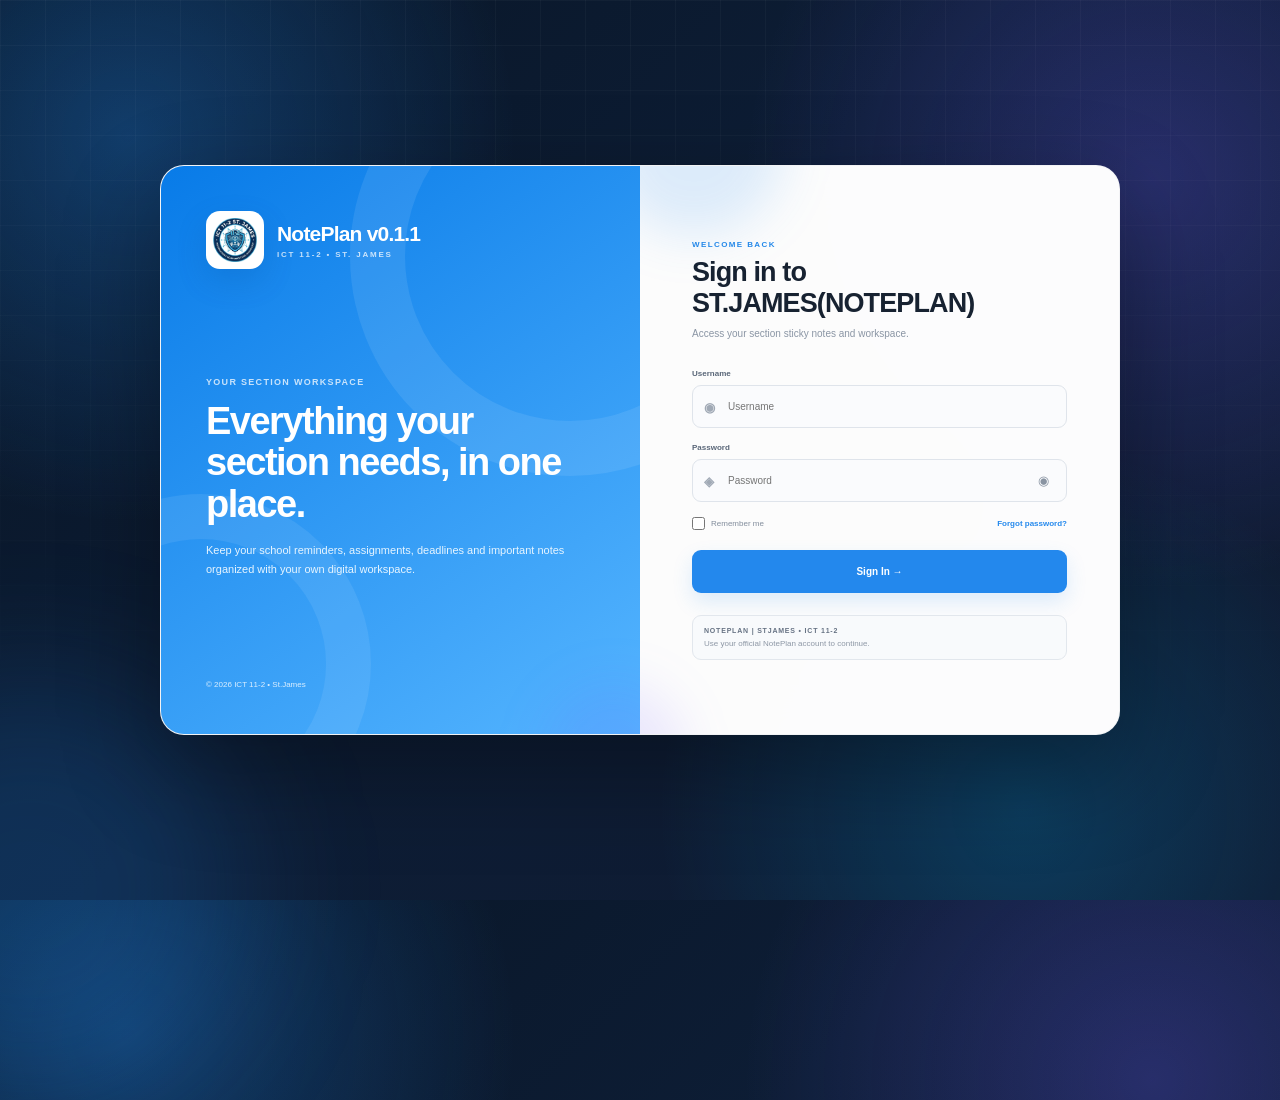
<file: index.html>
<!DOCTYPE html>
<html lang="en">
<head>
    <meta charset="UTF-8">
    <meta name="viewport" content="width=device-width, initial-scale=1.0">

    <title>ICT11-2</title>

    <link rel="stylesheet" href="static/style.css">
    <!-- Google Font -->
    <link rel="preconnect" href="https://fonts.googleapis.com">
    <link rel="preconnect" href="https://fonts.gstatic.com" crossorigin>

    <link href="https://fonts.googleapis.com/css2?family=Inter:wght@400;500;600;700;800&display=swap" rel="stylesheet">
</head>

<body>

<div class="app">

    <!-- SIDEBAR -->
    <aside class="sidebar">

        <div class="brand">
            <img
                src="/images/11ict.png"
                class="brand-image"
                alt="ICT 11-2">

            <div>
                <h1>ICT11-2<span> NotePlan</span></h1>
                <p>STICKY NOTES</p>
            </div>
        </div>

        <div class="sidebar-label">
            Workspace
        </div>

        <nav class="navigation">

            <button class="nav-link active" data-status="all">
                <span>▦</span>
                Dashboard
                <b id="dashboardCount">0</b>
            </button>

            <button class="nav-link" data-status="important">
                <span>★</span>
                Important
                <b id="importantCount">0</b>
            </button>

            <button class="nav-link" data-status="completed">
                <span>✓</span>
                Completed
            </button>

            <button class="nav-link" data-status="active">
                <span>▤</span>
                Active Notes
            </button>

        </nav>

        <div class="sidebar-label">
            Subjects
        </div>

        <div class="subjects">

            <button
                class="subject-link selected"
                data-subject="all">
                <i class="dot all-dot"></i>
                All Subjects
            </button>

            <button
                class="subject-link"
                data-subject="ICT 11-2">
                <i class="dot blue"></i>
                ICT100
            </button>

            <button
                class="subject-link"
                data-subject="Mathematics">
                <i class="dot purple"></i>
                GENMATH100
            </button>

            <button
                class="subject-link"
                data-subject="General Science">
                <i class="dot green"></i>
               GENSCI100
            </button>

            <button
                class="subject-link"
                data-subject="Communication">
                <i class="dot orange"></i>
                ENFIL100
            </button>

            <button
                class="subject-link"
                data-subject="Life & Career Skills">
                <i class="dot pink"></i>
                LCS100
            </button>
            <button
                class="subject-link"
                data-subject="Soc">
                <i class="dot pink"></i>
                SOC100
            </button>


        </div>

        <div class="sidebar-spacer"></div>

        <div class="sidebar-profile">

            <div class="avatar" id="sidebarAvatar">
                --
            </div>

            <div>
                <strong id="sidebarProfileName">
                    Loading...
                </strong>

                <small id="sidebarProfileInfo">
                    ICT 11-2 • ST. JAMES
                </small>
            </div>

            <i class="online"></i>

        </div>

    </aside>


    <!-- MAIN -->
    <main class="main">

        <header class="topbar">

            <div class="mobile-brand">

                <div class="brand-logo">
                    S
                </div>

                <strong>
                    NotePlan v1
                </strong>

            </div>


            <div class="search">

                <span>
                    ⌕
                </span>

                <input
                    id="searchInput"
                    type="search"
                    placeholder="Search notes, subjects, tags..."
                >

                <kbd>
                    CTRL K
                </kbd>

            </div>


            <div class="top-actions">

                <button
                    type="button"
                    class="icon-btn">
                    ♢
                </button>


                <!-- PROFILE -->
                <button
                    type="button"
                    class="profile-btn"
                    title="Profile">

                    <span
                        class="avatar small"
                        id="topAvatar">
                        --
                    </span>

                    <span id="profileName">
                        Loading...
                    </span>

                </button>


                <!-- LOGOUT -->
                <button
                    type="button"
                    id="logoutBtn"
                    class="logout-btn"
                    title="Logout">
                    ↪
                </button>

            </div>

        </header>


        <div class="content">

            <!-- WELCOME -->
            <section class="welcome">

                <div>

                    <span
                        class="eyebrow"
                        id="welcomeSection">
                        ICT 11-2 • ST. JAMES
                    </span>

                    <h2 id="welcomeMessage">
                        Good Morning, Student 👋
                    </h2>

                    <p>
                        Your section notes, reminders and deadlines - all in one place.
                    </p>

                </div>


                <button
                    id="newNoteBtn"
                    class="primary-btn">
                    ＋ New Note
                </button>

            </section>


            <!-- STATISTICS -->
            <section class="stats">

                <div class="stat">

                    <span class="stat-icon blue-bg">
                        ▤
                    </span>

                    <div>

                        <b id="totalStat">
                            0
                        </b>

                        <small>
                            Total Notes
                        </small>

                    </div>

                </div>


                <div class="stat">

                    <span class="stat-icon yellow-bg">
                        ★
                    </span>

                    <div>

                        <b id="importantStat">
                            0
                        </b>

                        <small>
                            Important
                        </small>

                    </div>

                </div>


                <div class="stat">

                    <span class="stat-icon green-bg">
                        ✓
                    </span>

                    <div>

                        <b id="completedStat">
                            0
                        </b>

                        <small>
                            Completed
                        </small>

                    </div>

                </div>


                <div class="stat">

                    <span class="stat-icon purple-bg">
                        ☷
                    </span>

                    <div>

                        <b id="subjectsStat">
                            0
                        </b>

                        <small>
                            Subjects
                        </small>

                    </div>

                </div>

            </section>


            <!-- NOTES HEADER -->
            <section class="notes-toolbar">

                <div>

                    <h3>
                        Section Notes
                    </h3>

                    <span id="resultCount">
                        0 notes
                    </span>

                </div>


                <div class="filters">

                    <button
                        class="filter active"
                        data-status="all">
                        All
                    </button>

                    <button
                        class="filter"
                        data-status="important">
                        Important
                    </button>

                    <button
                        class="filter"
                        data-status="active">
                        Active
                    </button>

                    <button
                        class="filter"
                        data-status="completed">
                        Completed
                    </button>

                </div>

            </section>


            <!-- NOTES -->
            <section
                id="notesGrid"
                class="notes-grid">
            </section>


            <div
                id="emptyState"
                class="empty hidden">

                <div>
                    📝
                </div>

                <h3>
                    No notes found
                </h3>

                <p>
                    Create a new sticky note or change your search/filter.
                </p>

            </div>

        </div>

    </main>


    <!-- RIGHT SIDEBAR -->
    <aside class="right-sidebar">

        <div class="right-heading">

            <h3>
                Upcoming
            </h3>

            <span>
                Live
            </span>

        </div>


        <div class="calendar">

            <div class="calendar-head">

                <button>
                    ‹
                </button>

                <b>
                    August 2026
                </b>

                <button>
                    ›
                </button>

            </div>


            <div class="week">

                <span>MON</span>
                <span>TUE</span>
                <span>WED</span>
                <span>THU</span>
                <span>FRI</span>
                <span>SAT</span>
                <span>SUN</span>

            </div>


            <div class="days">

                <i></i>
                <i></i>
                <i></i>
                <i></i>
                <i></i>
                <i>1</i>
                <i>2</i>

                <i>3</i>
                <i>4</i>
                <i>5</i>
                <i>6</i>
                <i>7</i>
                <i>8</i>
                <i class="today">9</i>

                <i>10</i>
                <i>11</i>
                <i class="event">12</i>
                <i>13</i>
                <i>14</i>
                <i>15</i>
                <i>16</i>

                <i>17</i>
                <i>18</i>
                <i>19</i>
                <i>20</i>
                <i>21</i>
                <i>22</i>
                <i>23</i>

                <i>24</i>
                <i>25</i>
                <i>26</i>
                <i>27</i>
                <i>28</i>
                <i>29</i>
                <i>30</i>

                <i>31</i>

            </div>

        </div>


        <div class="right-section">

            <div class="section-heading">

                <h3>
                    Deadlines
                </h3>

                <b id="deadlineCount">
                    0
                </b>

            </div>


            <div id="deadlines">
            </div>

        </div>


        <div class="quick-tip">

            <span>
                ✦
            </span>

            <div>

                <b>
                    Real-time workspace
                </b>

                <p>
                    Notes are saved to your Python + SQLite backend automatically.
                </p>

            </div>

        </div>

    </aside>

</div>


<!-- NOTE MODAL -->
<div
    id="noteModal"
    class="modal hidden">

    <div class="modal-card">

        <div class="modal-head">

            <div>

                <span id="modalEyebrow">
                    NEW NOTE
                </span>

                <h2 id="modalTitle">
                    Create sticky note
                </h2>

            </div>


            <button
                id="closeModal"
                class="close">
                ×
            </button>

        </div>


        <form id="noteForm">

            <input
                id="noteId"
                type="hidden">


            <label>

                Title

                <input
                    id="title"
                    required
                    maxlength="100"
                    placeholder="e.g. Math Assignment">

            </label>


            <label>

                Content

                <textarea
                    id="content"
                    rows="5"
                    maxlength="1000"
                    placeholder="Write your reminder..."></textarea>

            </label>


            <div class="form-grid">

                <label>

                    Subject

                    <select id="subject">

                        <option>
                            ICT#100
                        </option>

                        <option>
                            GENMATH#100
                        </option>

                        <option>
                            GENSCI#100
                        </option>

                        <option>
                            ENFIL#100
                        </option>

                        <option>
                            LCS#100
                        </option>
                        <option>
                            SOC#100
                        </option>

                    </select>

                </label>


                <label>

                    Due date

                    <input
                        id="dueDate"
                        type="datetime-local">

                </label>

            </div>


            <label>

                Color

                <select id="color">

                    <option value="blue">
                        Blue
                    </option>

                    <option value="yellow">
                        Yellow
                    </option>

                    <option value="purple">
                        Purple
                    </option>

                    <option value="green">
                        Green
                    </option>

                    <option value="pink">
                        Pink
                    </option>

                    <option value="orange">
                        Orange
                    </option>

                    <option value="red">
                        Red
                    </option>

                    <option value="cyan">
                        Cyan
                    </option>

                </select>

            </label>


            <div class="form-options">

                <label class="check-option">

                    <input
                        id="important"
                        type="checkbox">

                    Mark important

                </label>


                <label class="check-option">

                    <input
                        id="pinned"
                        type="checkbox">

                    Pin note

                </label>

            </div>


            <div class="modal-actions">

                <button
                    type="button"
                    id="deleteBtn"
                    class="danger hidden">
                    Delete
                </button>


                <div>

                    <button
                        type="button"
                        id="cancelBtn"
                        class="secondary">
                        Cancel
                    </button>


                    <button
                        type="submit"
                        class="primary-btn">
                        Save Note
                    </button>

                </div>

            </div>

        </form>

    </div>

</div>


<div
    id="toast"
    class="toast">
</div>


<script src="/static/script.js"></script>

</body>
</html>
</file>
<file: static/style.css>
:root {
    --bg: #f5f7fb;
    --surface: #ffffff;
    --line: #e4e8ef;
    --text: #182231;
    --muted: #7f8a9a;
    --blue: #2388ed;
    --shadow: 0 7px 24px rgba(26, 40, 65, .055);
}

* {
    box-sizing: border-box;
    margin: 0;
    padding: 0;
}

body {
    margin: 0;

    min-height: 100%;

    font-family:
        Inter,
        system-ui,
        -apple-system,
        BlinkMacSystemFont,
        "Segoe UI",
        sans-serif;

    color: var(--text);

    background: var(--bg);
}

button,
input,
textarea,
select {
    font: inherit;
}

button {
    border: 0;
    cursor: pointer;
}

button,
a {
    -webkit-tap-highlight-color: transparent;
}

.hidden {
    display: none !important;
}

.app {
    min-height: 100vh;
    display: grid;
    grid-template-columns: 235px minmax(620px, 1fr) 285px;
}

.sidebar {
    position: sticky;
    top: 0;
    height: 100vh;
    padding: 25px 16px;
    display: flex;
    flex-direction: column;
    background: #fbfcfe;
    border-right: 1px solid var(--line);
}

.brand {
    display: flex;
    align-items: center;
    gap: 10px;
    padding: 0 9px 30px;
}

.brand-image {
    width: 39px;
    height: 39px;
    padding: 4px;
    object-fit: contain;
    border-radius: 11px;
    background: white;
    border: 1px solid var(--line);
    box-shadow: 0 7px 16px #2388ed18;
}

.profile-btn {
    cursor: pointer;
}

.brand-logo {
    width: 39px;
    height: 39px;
    display: grid;
    place-items: center;
    border-radius: 11px;
    color: white;
    background: linear-gradient(135deg, #167ee8, #65b9ff);
    font-weight: 800;
    box-shadow: 0 7px 16px #2388ed25;
}

.brand h1 {
    font-size: 18px;
    letter-spacing: -.7px;
}

.brand h1 span {
    color: var(--blue);
}

.brand p {
    margin-top: 3px;
    color: #a1aab7;
    font-size: 7px;
    font-weight: 800;
    letter-spacing: 1.5px;
}

.sidebar-label {
    margin: 3px 10px 9px;
    color: #a0a9b5;
    font-size: 9px;
    font-weight: 800;
    letter-spacing: 1px;
    text-transform: uppercase;
}

.navigation,
.subjects {
    display: flex;
    flex-direction: column;
    gap: 3px;
    margin-bottom: 26px;
}

.nav-link,
.subject-link {
    width: 100%;
    min-height: 40px;
    padding: 0 11px;
    display: flex;
    align-items: center;
    gap: 11px;
    border-radius: 8px;
    color: #697587;
    background: transparent;
    text-align: left;
    font-size: 10px;
    font-weight: 600;
    transition: .2s;
}

.nav-link:hover,
.subject-link:hover,
.subject-link.selected {
    background: #f0f4f8;
    color: var(--text);
}

.nav-link.active {
    color: var(--blue);
    background: #eaf4ff;
    box-shadow: inset 3px 0 var(--blue);
}

.nav-link b {
    margin-left: auto;
    padding: 3px 6px;
    border-radius: 15px;
    color: #8791a0;
    background: #eef1f5;
    font-size: 8px;
}

.nav-link.active b {
    color: var(--blue);
    background: #d9ecff;
}

.subject-link {
    min-height: 36px;
    font-weight: 500;
}

.dot {
    width: 7px;
    height: 7px;
    flex: 0 0 7px;
    border-radius: 50%;
    background: #b8c0ca;
}

.dot.blue,
.blue {
    background: #4a9ef0;
}

.dot.purple,
.purple {
    background: #8372e2;
}

.dot.green,
.green {
    background: #43b87c;
}

.dot.orange,
.orange {
    background: #ed9950;
}

.dot.pink,
.pink {
    background: #e47ba5;
}

.dot.red,
.red {
    background: #e86c6c;
}

.dot.cyan,
.cyan {
    background: #49b8c4;
}

.sidebar-spacer {
    flex: 1;
}

.sidebar-profile {
    padding: 10px;
    display: flex;
    align-items: center;
    gap: 9px;
    border: 1px solid var(--line);
    border-radius: 10px;
    background: white;
}

.sidebar-profile strong,
.sidebar-profile small {
    display: block;
}

.sidebar-profile strong {
    font-size: 9px;
}

.sidebar-profile small {
    margin-top: 3px;
    color: #9ba4b1;
    font-size: 7px;
}

.avatar {
    width: 32px;
    height: 32px;
    flex: 0 0 32px;
    display: grid;
    place-items: center;
    border-radius: 50%;
    color: white;
    background: linear-gradient(135deg, #7287a5, #34465d);
    font-size: 9px;
    font-weight: 700;
}

.avatar.small {
    width: 29px;
    height: 29px;
    flex-basis: 29px;
}

.online {
    width: 7px;
    height: 7px;
    margin-left: auto;
    border-radius: 50%;
    background: #3bc47b;
}

.main {
    min-width: 0;
}

.topbar {
    height: 68px;
    padding: 0 27px;
    display: flex;
    align-items: center;
    gap: 20px;
    background: #ffffffec;
    border-bottom: 1px solid var(--line);
}

.mobile-brand {
    display: none;
    align-items: center;
    gap: 7px;
}

.mobile-brand .brand-logo {
    width: 31px;
    height: 31px;
}

.mobile-brand strong {
    font-size: 13px;
}

.search {
    max-width: 550px;
    height: 37px;
    flex: 1;
    margin: auto;
    padding: 0 10px;
    display: flex;
    align-items: center;
    gap: 8px;
    border: 1px solid var(--line);
    border-radius: 9px;
    background: #f8fafc;
}

.search > span {
    color: #8e98a7;
    font-size: 19px;
}

.search input {
    width: 100%;
    outline: none;
    border: 0;
    background: transparent;
    color: var(--text);
    font-size: 10px;
}

.search kbd {
    padding: 4px 6px;
    border: 1px solid var(--line);
    border-radius: 5px;
    color: #9aa4b1;
    background: white;
    font-size: 7px;
    white-space: nowrap;
}

.top-actions {
    display: flex;
    align-items: center;
    gap: 8px;
}

.icon-btn,
.profile-btn {
    color: #657182;
    background: transparent;
}

.icon-btn {
    width: 32px;
    height: 32px;
    border-radius: 8px;
    font-size: 18px;
}

.icon-btn:hover,
.profile-btn:hover {
    background: #f1f4f7;
}

.profile-btn {
    padding: 3px 7px 3px 3px;
    display: flex;
    align-items: center;
    gap: 7px;
    border-radius: 8px;
    font-size: 9px;
}

.content {
    max-width: 1150px;
    margin: auto;
    padding: 29px;
}

.welcome {
    margin-bottom: 25px;
    display: flex;
    align-items: flex-end;
    justify-content: space-between;
    gap: 20px;
}

.eyebrow {
    color: var(--blue);
    font-size: 8px;
    font-weight: 800;
    letter-spacing: 1px;
}

.welcome h2 {
    margin-top: 7px;
    font-size: 25px;
    letter-spacing: -.8px;
}

.welcome p {
    margin-top: 6px;
    color: #8994a3;
    font-size: 10px;
}

.primary-btn {
    height: 37px;
    padding: 0 15px;
    border-radius: 8px;
    color: white;
    background: var(--blue);
    box-shadow: 0 7px 16px #2388ed27;
    font-size: 10px;
    font-weight: 700;
    transition: .2s;
}

.primary-btn:hover {
    background: #1479dc;
    transform: translateY(-1px);
}

.stats {
    margin-bottom: 30px;
    display: grid;
    grid-template-columns: repeat(4, 1fr);
    gap: 11px;
}

.stat {
    min-height: 80px;
    padding: 13px;
    display: flex;
    align-items: center;
    gap: 9px;
    border: 1px solid var(--line);
    border-radius: 11px;
    background: white;
    box-shadow: var(--shadow);
}

.stat-icon {
    width: 34px;
    height: 34px;
    flex: 0 0 34px;
    display: grid;
    place-items: center;
    border-radius: 9px;
    font-size: 14px;
}

.blue-bg {
    color: #358bdd;
    background: #e9f4ff;
}

.yellow-bg {
    color: #cf941d;
    background: #fff4d8;
}

.green-bg {
    color: #2ca46a;
    background: #e6f8ee;
}

.purple-bg {
    color: #7564d6;
    background: #eeecff;
}

.stat b,
.stat small {
    display: block;
}

.stat b {
    font-size: 18px;
}

.stat small {
    margin-top: 2px;
    color: #8c96a4;
    font-size: 8px;
}

.notes-toolbar {
    margin-bottom: 13px;
    display: flex;
    align-items: center;
    justify-content: space-between;
    gap: 15px;
}

.notes-toolbar > div:first-child {
    display: flex;
    align-items: center;
    gap: 8px;
}

.notes-toolbar h3 {
    font-size: 14px;
}

.notes-toolbar > div:first-child span {
    padding: 4px 7px;
    border-radius: 15px;
    color: #87919f;
    background: #e9edf2;
    font-size: 7px;
}

.filters {
    padding: 3px;
    display: flex;
    gap: 2px;
    border: 1px solid var(--line);
    border-radius: 8px;
    background: white;
}

.filter {
    padding: 6px 9px;
    border-radius: 5px;
    color: #84909e;
    background: transparent;
    font-size: 8px;
    font-weight: 600;
}

.filter.active {
    color: var(--blue);
    background: #eaf4ff;
}

.notes-grid {
    display: grid;
    grid-template-columns: repeat(3, 1fr);
    gap: 12px;
}

.note-card {
    min-height: 225px;
    padding: 16px;
    position: relative;
    overflow: hidden;
    display: flex;
    flex-direction: column;
    border: 1px solid var(--line);
    border-radius: 12px;
    background: white;
    box-shadow: var(--shadow);
    transition: .2s;
}

.note-card:hover {
    transform: translateY(-3px);
    box-shadow: 0 14px 30px #1a284115;
}

.note-card::before {
    content: "";
    position: absolute;
    top: 0;
    left: 0;
    width: 100%;
    height: 3px;
    background: #4a9ef0;
}

.yellow-note::before {
    background: #e6b342;
}

.purple-note::before {
    background: #8372e2;
}

.green-note::before {
    background: #43b87c;
}

.pink-note::before {
    background: #e47ba5;
}

.orange-note::before {
    background: #ed9950;
}

.red-note::before {
    background: #e86c6c;
}

.cyan-note::before {
    background: #49b8c4;
}

.note-top {
    display: flex;
    align-items: center;
    justify-content: space-between;
}

.tag {
    padding: 5px 7px;
    border-radius: 5px;
    font-size: 6px;
    font-weight: 800;
    letter-spacing: .5px;
}

.blue-tag {
    color: #3185d3;
    background: #e9f4ff;
}

.yellow-tag {
    color: #bd881a;
    background: #fff4d8;
}

.purple-tag {
    color: #7464d0;
    background: #efedff;
}

.green-tag {
    color: #309b66;
    background: #e7f8ee;
}

.pink-tag {
    color: #c9658e;
    background: #fff0f5;
}

.orange-tag {
    color: #c87931;
    background: #fff1e3;
}

.red-tag {
    color: #ca5e5e;
    background: #fff0f0;
}

.cyan-tag {
    color: #3b9eaa;
    background: #e8f9fb;
}

.note-actions {
    display: flex;
    align-items: center;
    gap: 5px;
}

.pin,
.star {
    font-size: 10px;
}

.star {
    color: #e4af38;
}

.menu-btn {
    width: 25px;
    height: 25px;
    border-radius: 6px;
    color: #9aa4b1;
    background: transparent;
    font-size: 9px;
}

.menu-btn:hover {
    background: #f2f4f7;
}

.note-card h4 {
    margin-top: 13px;
    font-size: 12px;
}

.note-card > p {
    margin-top: 7px;
    color: #7e8998;
    font-size: 9px;
    line-height: 1.65;
}

.note-meta {
    margin-top: 12px;
    display: flex;
    flex-direction: column;
    gap: 5px;
    color: #a0a8b3;
    font-size: 7px;
}

.note-footer {
    margin-top: auto;
    padding-top: 13px;
    display: flex;
    align-items: center;
    justify-content: space-between;
    border-top: 1px solid #f0f2f5;
}

.complete-toggle {
    display: flex;
    align-items: center;
    gap: 6px;
    color: #8d97a5;
    font-size: 7px;
    cursor: pointer;
}

.complete-toggle input {
    accent-color: #3db97a;
}

.edit-link {
    color: var(--blue);
    background: transparent;
    font-size: 7px;
    font-weight: 700;
}

.completed-note {
    opacity: .68;
}

.completed-note h4 {
    text-decoration: line-through;
}

.empty {
    padding: 70px 20px;
    text-align: center;
}

.empty div {
    font-size: 35px;
}

.empty h3 {
    margin-top: 10px;
    font-size: 15px;
}

.empty p {
    margin-top: 5px;
    color: var(--muted);
    font-size: 9px;
}

.right-sidebar {
    padding: 26px 17px;
    border-left: 1px solid var(--line);
    background: #fbfcfe;
}

.right-heading,
.section-heading {
    display: flex;
    align-items: center;
    justify-content: space-between;
}

.right-heading {
    margin-bottom: 14px;
}

.right-heading h3,
.section-heading h3 {
    font-size: 12px;
}

.right-heading span {
    padding: 4px 6px;
    border-radius: 10px;
    color: #319e68;
    background: #e7f8ee;
    font-size: 7px;
}

.calendar {
    padding: 13px;
    border: 1px solid var(--line);
    border-radius: 11px;
    background: white;
}

.calendar-head {
    margin-bottom: 16px;
    display: flex;
    justify-content: space-between;
    align-items: center;
}

.calendar-head b {
    font-size: 9px;
}

.calendar-head button {
    width: 23px;
    height: 23px;
    border-radius: 6px;
    color: #7f8996;
    background: #f4f6f8;
}

.week,
.days {
    display: grid;
    grid-template-columns: repeat(7, 1fr);
    text-align: center;
}

.week {
    margin-bottom: 7px;
}

.week span {
    color: #a2aab5;
    font-size: 6px;
    font-weight: 800;
}

.days {
    row-gap: 4px;
}

.days i {
    width: 24px;
    height: 24px;
    margin: auto;
    display: grid;
    place-items: center;
    border-radius: 6px;
    color: #6d7887;
    font-size: 7px;
    font-style: normal;
}

.days .today {
    color: white;
    background: var(--blue);
    font-weight: 800;
}

.days .event {
    color: var(--blue);
    background: #edf6ff;
    font-weight: 700;
}

.right-section {
    margin-top: 25px;
}

.section-heading {
    margin-bottom: 10px;
}

.section-heading b {
    min-width: 17px;
    height: 17px;
    display: grid;
    place-items: center;
    border-radius: 50%;
    color: #778292;
    background: #edf0f4;
    font-size: 7px;
}

.deadline {
    padding: 9px 0;
    display: flex;
    gap: 8px;
    border-bottom: 1px solid #edf0f3;
}

.deadline:last-child {
    border-bottom: 0;
}

.deadline > i {
    width: 6px;
    height: 6px;
    margin-top: 4px;
    flex: 0 0 6px;
    border-radius: 50%;
}

.deadline div {
    display: flex;
    flex-direction: column;
    gap: 3px;
}

.deadline b {
    color: #4e5b6b;
    font-size: 8px;
}

.deadline small {
    color: #9ca5b0;
    font-size: 7px;
}

.no-deadlines {
    color: #9ca5b0;
    font-size: 8px;
}

.quick-tip {
    margin-top: 25px;
    padding: 12px;
    display: flex;
    gap: 9px;
    border: 1px solid #dcecff;
    border-radius: 10px;
    background: #f0f8ff;
}

.quick-tip > span {
    width: 24px;
    height: 24px;
    display: grid;
    place-items: center;
    flex: 0 0 24px;
    border-radius: 7px;
    color: var(--blue);
    background: #dceeff;
    font-size: 11px;
}

.quick-tip b {
    color: #3d78ad;
    font-size: 8px;
}

.quick-tip p {
    margin-top: 3px;
    color: #7794ad;
    font-size: 7px;
    line-height: 1.5;
}

.modal {
    position: fixed;
    inset: 0;
    z-index: 50;
    display: grid;
    place-items: center;
    padding: 20px;
    background: #18223175;
    backdrop-filter: blur(5px);
}

.modal-card {
    width: min(520px, 100%);
    max-height: 90vh;
    overflow: auto;
    padding: 22px;
    border: 1px solid #ffffff40;
    border-radius: 16px;
    background: #ffffff;
    box-shadow: 0 25px 80px #00000030;
}

.modal-head {
    margin-bottom: 20px;
    display: flex;
    justify-content: space-between;
}

.modal-head span {
    color: var(--blue);
    font-size: 7px;
    font-weight: 800;
    letter-spacing: 1px;
}

.modal-head h2 {
    margin-top: 5px;
    font-size: 19px;
}

.close {
    width: 30px;
    height: 30px;
    border-radius: 8px;
    color: #7f8997;
    background: #f2f4f7;
    font-size: 20px;
}

#noteForm > label {
    display: block;
    margin-bottom: 13px;
    color: #586576;
    font-size: 8px;
    font-weight: 700;
}

#noteForm input:not([type="checkbox"]),
#noteForm textarea,
#noteForm select {
    width: 100%;
    margin-top: 6px;
    padding: 10px;
    outline: none;
    border: 1px solid #dfe4eb;
    border-radius: 8px;
    color: var(--text);
    background: #fafbfd;
    font-size: 9px;
}

#noteForm textarea {
    resize: vertical;
    line-height: 1.6;
}

#noteForm input:focus,
#noteForm textarea:focus,
#noteForm select:focus {
    border-color: #74b6f5;
    box-shadow: 0 0 0 3px #2388ed12;
}

.form-grid {
    display: grid;
    grid-template-columns: 1fr 1fr;
    gap: 10px;
}

.form-options {
    margin: 3px 0 20px;
    display: flex;
    gap: 20px;
}

.check-option {
    color: #697587;
    font-size: 8px;
    cursor: pointer;
}

.check-option input {
    accent-color: var(--blue);
}

.modal-actions {
    display: flex;
    justify-content: space-between;
    align-items: center;
}

.modal-actions > div {
    display: flex;
    gap: 7px;
}

.secondary,
.danger {
    height: 36px;
    padding: 0 13px;
    border-radius: 8px;
    font-size: 9px;
    font-weight: 700;
}

.secondary {
    color: #697587;
    background: #f0f3f6;
}

.danger {
    color: #d95e5e;
    background: #fff0f0;
}

.toast {
    position: fixed;
    right: 25px;
    bottom: 25px;
    z-index: 100;
    padding: 11px 15px;
    border-radius: 9px;
    color: white;
    background: #202b3a;
    box-shadow: 0 12px 30px #0003;
    font-size: 9px;
    opacity: 0;
    pointer-events: none;
    transform: translateY(10px);
    transition: .2s;
}

.toast.show {
    opacity: 1;
    transform: translateY(0);
}

.toast.error {
    background: #d85d5d;
}

@media (max-width: 1250px) {
    .app {
        grid-template-columns: 220px minmax(600px, 1fr);
    }

    .right-sidebar {
        display: none;
    }

    .notes-grid {
        grid-template-columns: repeat(2, 1fr);
    }
}

@media (max-width: 850px) {
    .app {
        display: block;
    }

    .sidebar {
        display: none;
    }

    .mobile-brand {
        display: flex;
    }

    .topbar {
        padding: 0 15px;
    }

    .content {
        padding: 22px 15px;
    }

    .stats {
        grid-template-columns: repeat(2, 1fr);
    }

    .profile-btn > span:not(.avatar) {
        display: none;
    }
}

@media (max-width: 620px) {
    .welcome {
        align-items: flex-start;
        flex-direction: column;
    }

    .primary-btn {
        width: 100%;
    }

    .notes-toolbar {
        align-items: flex-start;
        flex-direction: column;
    }

    .filters {
        width: 100%;
        overflow-x: auto;
    }

    .filter {
        white-space: nowrap;
    }

    .notes-grid {
        grid-template-columns: 1fr;
    }

    .form-grid {
        grid-template-columns: 1fr;
    }
}

@media (max-width: 420px) {
    .stats {
        grid-template-columns: 1fr;
    }

    .search kbd {
        display: none;
    }

    .search input {
        font-size: 9px;
    }
}

/* ================================
   MOBILE RESPONSIVE
================================ */

.mobile-brand {
    display: none;
}

@media (max-width: 1200px) {
    .right-sidebar {
        display: none;
    }

    .main {
        width: 100%;
    }
}

@media (max-width: 850px) {
    .sidebar {
        width: 220px;
    }

    .content {
        padding: 24px;
    }

    .stats {
        grid-template-columns: repeat(2, 1fr);
    }

    .notes-grid {
        grid-template-columns: repeat(2, minmax(0, 1fr));
    }

    .topbar {
        padding: 14px 20px;
    }
}

@media (max-width: 650px) {
    body {
        overflow-x: hidden;
    }

    .sidebar {
        display: none;
    }

    .main {
        width: 100%;
        min-width: 0;
    }

    .topbar {
        height: auto;
        min-height: 64px;
        padding: 12px 15px;
        gap: 10px;
        flex-wrap: wrap;
    }

    .mobile-brand {
        display: flex;
        align-items: center;
        gap: 9px;
        flex: 1;
        min-width: 130px;
    }

    .mobile-brand strong {
        font-size: 13px;
    }

    .brand-logo {
        width: 34px;
        height: 34px;
        display: grid;
        place-items: center;
        border-radius: 10px;
        color: white;
        background: #2388ed;
        font-size: 13px;
        font-weight: 800;
    }

    .search {
        order: 3;
        width: 100%;
        flex: none;
    }

    .search input {
        width: 100%;
    }

    .search kbd {
        display: none;
    }

    .top-actions {
        gap: 7px;
    }

    .top-actions > .icon-btn {
        display: none;
    }

    .content {
        padding: 20px 15px 35px;
    }

    .welcome {
        flex-direction: column;
        align-items: flex-start;
        gap: 18px;
    }

    .welcome h2 {
        font-size: 25px;
        line-height: 1.2;
    }

    .welcome p {
        max-width: 100%;
        font-size: 11px;
        line-height: 1.6;
    }

    .primary-btn {
        width: 100%;
        justify-content: center;
    }

    .stats {
        grid-template-columns: repeat(2, minmax(0, 1fr));
        gap: 10px;
    }

    .stat {
        min-width: 0;
        padding: 13px;
    }

    .stat-icon {
        width: 34px;
        height: 34px;
        flex-shrink: 0;
    }

    .stat b {
        font-size: 17px;
    }

    .stat small {
        font-size: 8px;
    }

    .notes-toolbar {
        margin-top: 25px;
        flex-direction: column;
        align-items: flex-start;
        gap: 14px;
    }

    .filters {
        width: 100%;
        overflow-x: auto;
        padding-bottom: 3px;
        scrollbar-width: none;
    }

    .filters::-webkit-scrollbar {
        display: none;
    }

    .filter {
        flex-shrink: 0;
    }

    .notes-grid {
        grid-template-columns: 1fr;
        gap: 13px;
    }

    .note-card {
        min-width: 0;
    }

    .note-card h4 {
        font-size: 16px;
    }

    .note-card p {
        font-size: 11px;
        line-height: 1.7;
    }

    .note-meta {
        flex-wrap: wrap;
        gap: 7px;
    }

    .modal-card {
        width: calc(100% - 24px);
        max-height: calc(100vh - 24px);
        overflow-y: auto;
        border-radius: 18px;
    }

    .form-grid {
        grid-template-columns: 1fr;
    }

    .modal-actions {
        flex-direction: column;
        gap: 10px;
    }

    .modal-actions > div {
        display: grid;
        grid-template-columns: 1fr 1fr;
        gap: 8px;
        width: 100%;
    }

    .modal-actions button {
        min-height: 42px;
    }
}

@media (max-width: 420px) {
    .topbar {
        padding: 10px 12px;
    }

    .content {
        padding: 17px 12px 30px;
    }

    .mobile-brand strong {
        font-size: 11px;
    }

    #profileName {
        max-width: 85px;
        overflow: hidden;
        text-overflow: ellipsis;
        white-space: nowrap;
        font-size: 10px;
    }

    .avatar.small {
        width: 30px;
        height: 30px;
        font-size: 9px;
    }

    .welcome h2 {
        font-size: 22px;
    }

    .eyebrow {
        font-size: 7px;
    }

    .stats {
        gap: 8px;
    }

    .stat {
        padding: 11px;
    }

    .stat-icon {
        width: 30px;
        height: 30px;
    }

    .stat b {
        font-size: 15px;
    }

    .stat small {
        font-size: 7px;
    }

    .note-card {
        padding: 15px;
    }

    .tag {
        max-width: 150px;
        overflow: hidden;
        text-overflow: ellipsis;
        white-space: nowrap;
    }
}

.logout-btn {
    width: 32px;
    height: 32px;
    display: grid;
    place-items: center;
    border: 0;
    border-radius: 8px;
    color: #7f8b99;
    background: transparent;
    cursor: pointer;
    font-size: 17px;
    transition: .2s ease;
}

.logout-btn:hover {
    color: #2388ed;
    background: #2388ed10;
}
</file>
